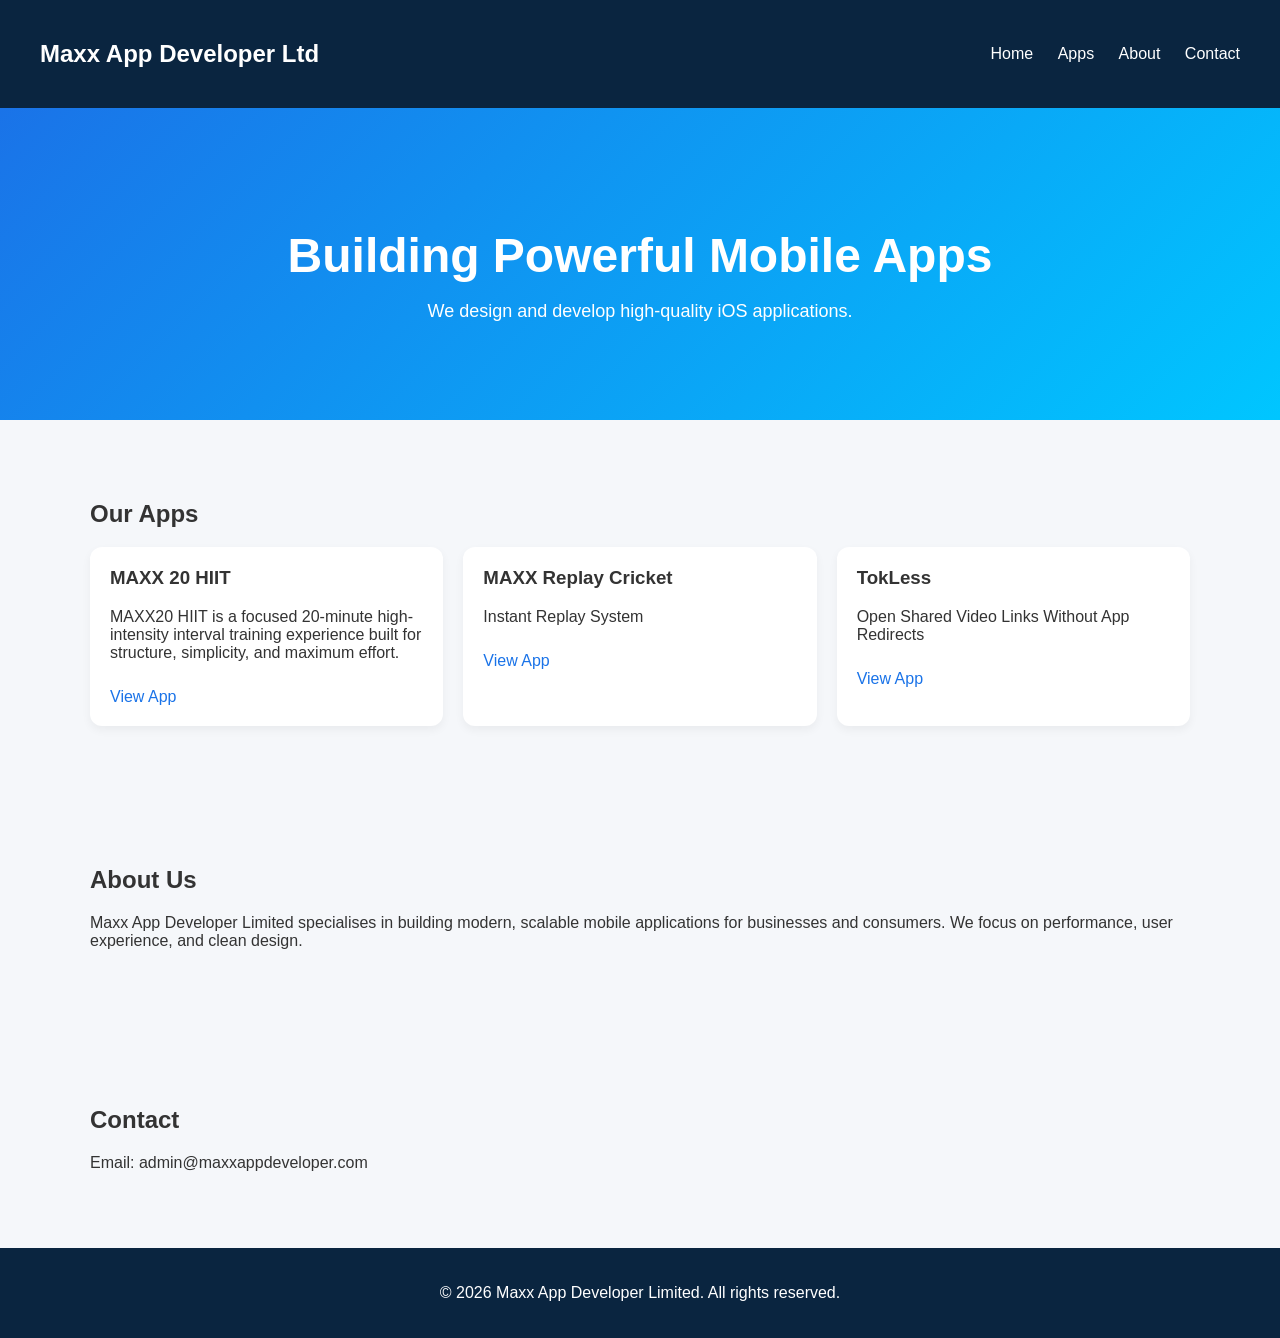
<file: index.html>
<!DOCTYPE html>
<html lang="en">
<head>
  <meta charset="UTF-8">
  <meta name="viewport" content="width=device-width, initial-scale=1.0">
  <title>Maxx App Developer Limited</title>
  <style>
    body {
      margin: 0;
      font-family: Arial, sans-serif;
      background: #f5f7fa;
      color: #333;
    }
    header {
      background: #0a2540;
      color: white;
      padding: 20px 40px;
      display: flex;
      justify-content: space-between;
      align-items: center;
    }
    nav a {
      color: white;
      margin-left: 20px;
      text-decoration: none;
    }
    .hero {
      padding: 80px 40px;
      text-align: center;
      background: linear-gradient(135deg, #1a73e8, #00c6ff);
      color: white;
    }
    .hero h1 {
      font-size: 48px;
      margin-bottom: 10px;
    }
    .hero p {
      font-size: 18px;
    }
    .section {
      padding: 60px 40px;
      max-width: 1100px;
      margin: auto;
    }
    .apps {
      display: grid;
      grid-template-columns: repeat(auto-fit, minmax(250px, 1fr));
      gap: 20px;
    }
    .app-card {
      background: white;
      padding: 20px;
      border-radius: 12px;
      box-shadow: 0 4px 10px rgba(0,0,0,0.05);
    }
    .app-card h3 {
      margin-top: 0;
    }
    .app-card a {
      display: inline-block;
      margin-top: 10px;
      color: #1a73e8;
      text-decoration: none;
    }
    footer {
      background: #0a2540;
      color: white;
      text-align: center;
      padding: 20px;
    }
  </style>
</head>
<body>

<header>
  <h2>Maxx App Developer Ltd</h2>
  <nav>
    <a href="#">Home</a>
    <a href="#apps">Apps</a>
    <a href="#about">About</a>
    <a href="#contact">Contact</a>
  </nav>
</header>

<section class="hero">
  <h1>Building Powerful Mobile Apps</h1>
  <p>We design and develop high-quality iOS applications.</p>
</section>

<section id="apps" class="section">
  <h2>Our Apps</h2>
  <div class="apps">

    <div class="app-card">
      <h3>MAXX 20 HIIT</h3>
      <p>MAXX20 HIIT is a focused 20-minute high-intensity interval training experience built for structure, simplicity, and maximum effort.</p>
      <a href="./apps/maxx20/" target="_blank">View App</a>
    </div>

    <div class="app-card">
      <h3>MAXX Replay Cricket</h3>
      <p>Instant Replay System</p>
      <a href="./apps/maxxreplay/" target="_blank">View App</a>
    </div>

    <div class="app-card">
      <h3>TokLess</h3>
      <p>Open Shared Video Links Without App Redirects</p>
      <a href="https://acully94.github.io/TokLess/index.html" target="_blank">View App</a>
    </div>

  </div>
</section>

<section id="about" class="section">
  <h2>About Us</h2>
  <p>Maxx App Developer Limited specialises in building modern, scalable mobile applications for businesses and consumers. We focus on performance, user experience, and clean design.</p>
</section>

<section id="contact" class="section">
  <h2>Contact</h2>
  <p>Email: admin@maxxappdeveloper.com</p>
</section>

<footer>
  <p>&copy; 2026 Maxx App Developer Limited. All rights reserved.</p>
</footer>

</body>
</html>
</file>
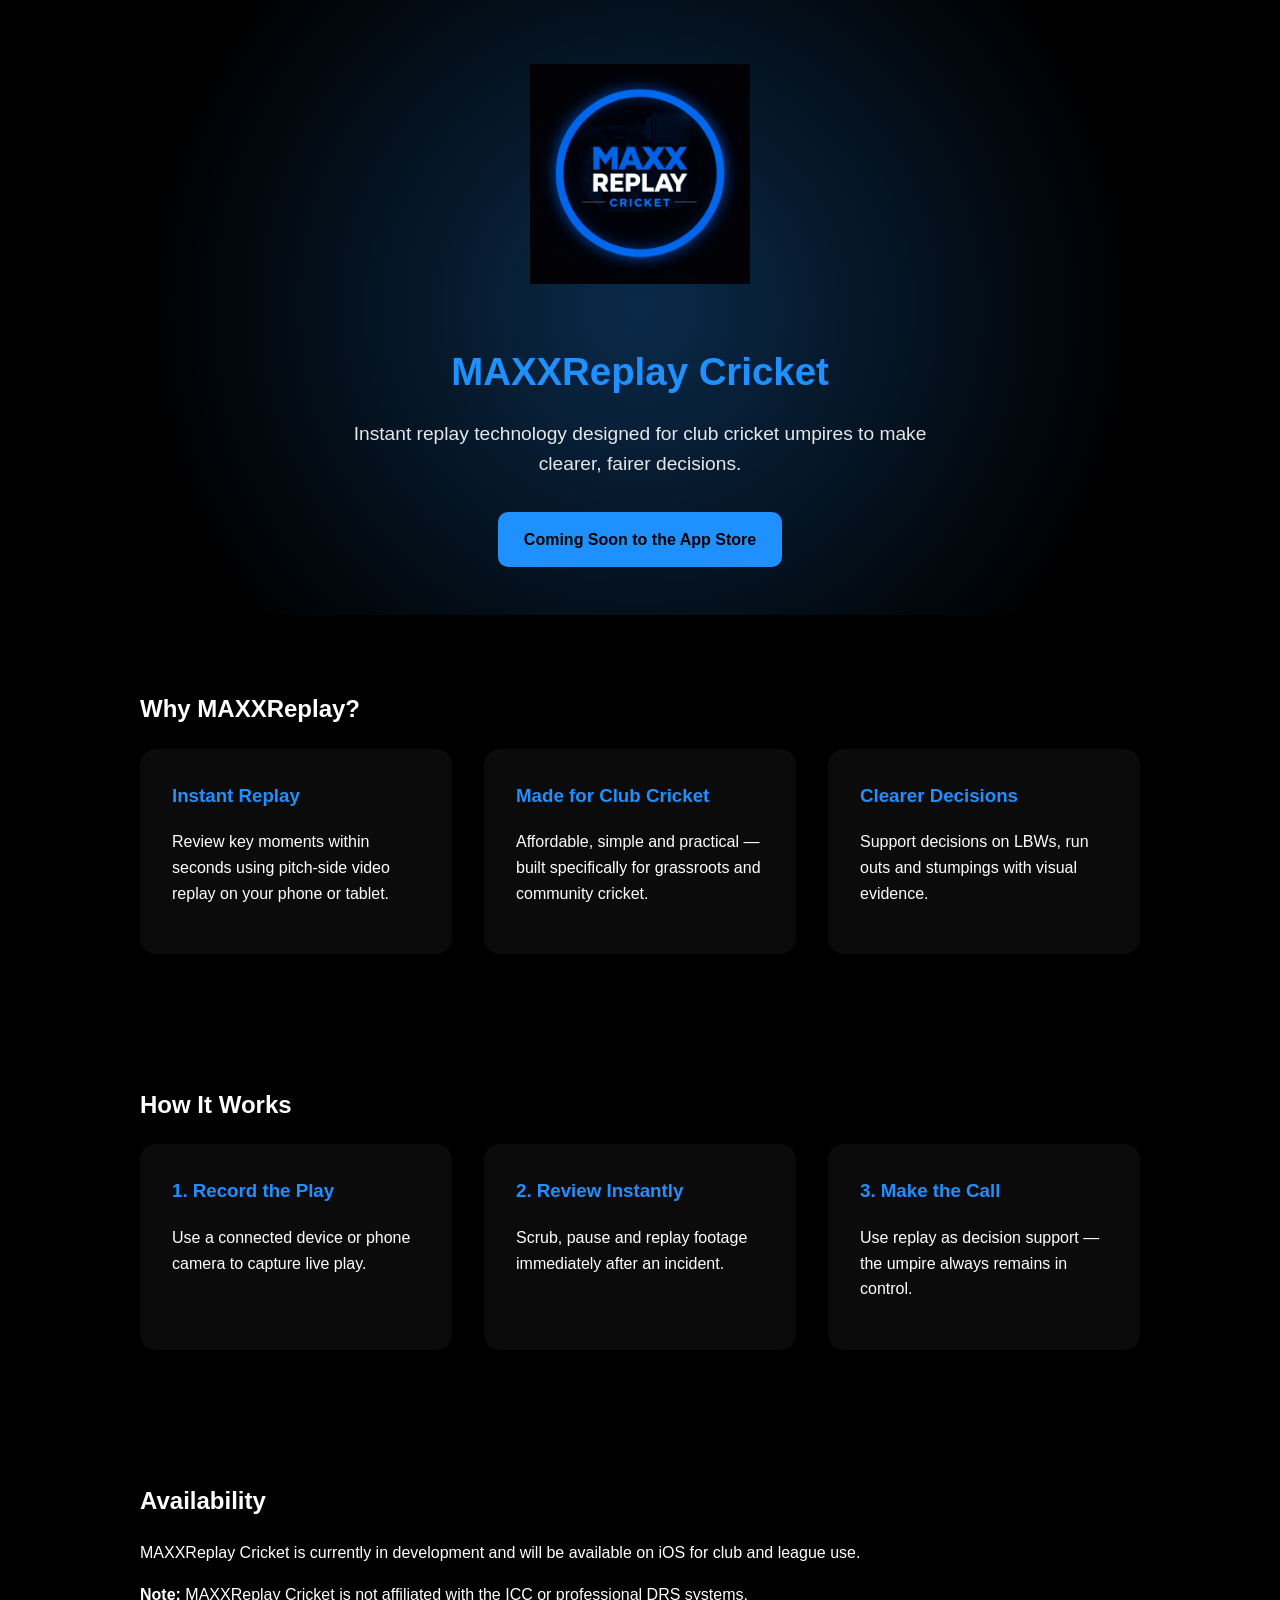
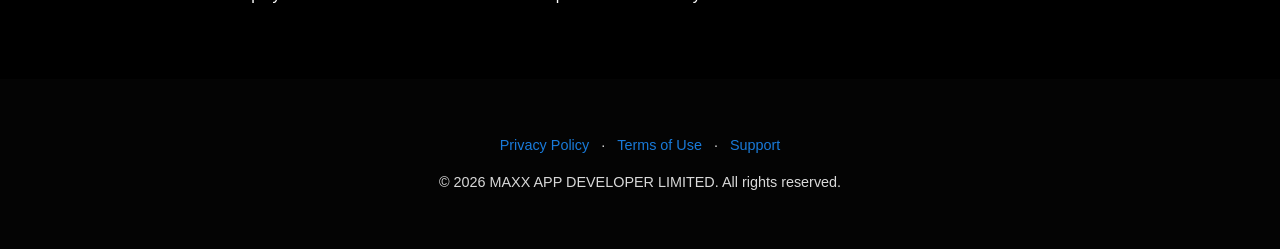
<file: apps/maxxreplay/index.html>
<!DOCTYPE html>
<html lang="en">
<head>
  <meta charset="UTF-8" />
  <meta name="viewport" content="width=device-width, initial-scale=1.0" />
  <title>MAXXReplay Cricket – Instant Replay for Club Umpires</title>
  <meta name="description" content="MAXXReplay Cricket provides instant video replay for club cricket umpires to review LBWs, run outs and stumpings." />
  <meta name="apple-itunes-app" content="app-id=YOUR_APP_ID" />
  <style>
    body {
      margin: 0;
      font-family: -apple-system, BlinkMacSystemFont, "Segoe UI", Roboto, Helvetica, Arial, sans-serif;
      background: #000;
      color: #fff;
      line-height: 1.6;
    }
    header {
      text-align: center;
      padding: 4rem 1.5rem 3rem;
      background: radial-gradient(circle at center, #0a2a4a 0%, #000 70%);
    }
    header img {
      max-width: 220px;
      margin-bottom: 1.5rem;
    }
    h1 {
      font-size: 2.4rem;
      margin-bottom: 1rem;
      color: #1e90ff;
    }
    .tagline {
      font-size: 1.2rem;
      max-width: 600px;
      margin: 0 auto 2rem;
      opacity: 0.9;
    }
    .cta {
      display: inline-block;
      padding: 0.9rem 1.6rem;
      border-radius: 10px;
      background: #1e90ff;
      color: #000;
      font-weight: 600;
      text-decoration: none;
    }
    section {
      padding: 3.5rem 1.5rem;
      max-width: 1000px;
      margin: 0 auto;
    }
    .features {
      display: grid;
      grid-template-columns: repeat(auto-fit, minmax(240px, 1fr));
      gap: 2rem;
    }
    .card {
      background: #0b0b0b;
      border-radius: 16px;
      padding: 2rem;
      box-shadow: 0 10px 30px rgba(0,0,0,0.5);
    }
    .card h3 {
      color: #1e90ff;
      margin-top: 0;
    }
    footer {
      background: #050505;
      padding: 2.5rem 1.5rem;
      text-align: center;
      font-size: 0.9rem;
      opacity: 0.85;
    }
    footer a {
      color: #1e90ff;
      text-decoration: none;
      margin: 0 0.5rem;
    }
  </style>
</head>
<body>

<header>
  <!-- Replace src with your final logo -->
  <img src="logo.png" alt="MAXXReplay Cricket Logo" />
  <h1>MAXXReplay Cricket</h1>
  <p class="tagline">Instant replay technology designed for club cricket umpires to make clearer, fairer decisions.</p>
  <a class="cta" href="#download">Coming Soon to the App Store</a>
</header>

<section>
  <h2>Why MAXXReplay?</h2>
  <div class="features">
    <div class="card">
      <h3>Instant Replay</h3>
      <p>Review key moments within seconds using pitch‑side video replay on your phone or tablet.</p>
    </div>
    <div class="card">
      <h3>Made for Club Cricket</h3>
      <p>Affordable, simple and practical — built specifically for grassroots and community cricket.</p>
    </div>
    <div class="card">
      <h3>Clearer Decisions</h3>
      <p>Support decisions on LBWs, run outs and stumpings with visual evidence.</p>
    </div>
  </div>
</section>

<section>
  <h2>How It Works</h2>
  <div class="features">
    <div class="card">
      <h3>1. Record the Play</h3>
      <p>Use a connected device or phone camera to capture live play.</p>
    </div>
    <div class="card">
      <h3>2. Review Instantly</h3>
      <p>Scrub, pause and replay footage immediately after an incident.</p>
    </div>
    <div class="card">
      <h3>3. Make the Call</h3>
      <p>Use replay as decision support — the umpire always remains in control.</p>
    </div>
  </div>
</section>

<section id="download">
  <h2>Availability</h2>
  <p>MAXXReplay Cricket is currently in development and will be available on iOS for club and league use.</p>
  <p><strong>Note:</strong> MAXXReplay Cricket is not affiliated with the ICC or professional DRS systems.</p>
</section>

<footer>
  <p>
    <a href="privacy.html">Privacy Policy</a> ·
    <a href="terms.html">Terms of Use</a> ·
    <a href="mailto:admin@maxxappdeveloper.com">Support</a>
  </p>
  <p>© 2026 MAXX APP DEVELOPER LIMITED. All rights reserved.</p>
</footer>

</body>
</html>
</file>
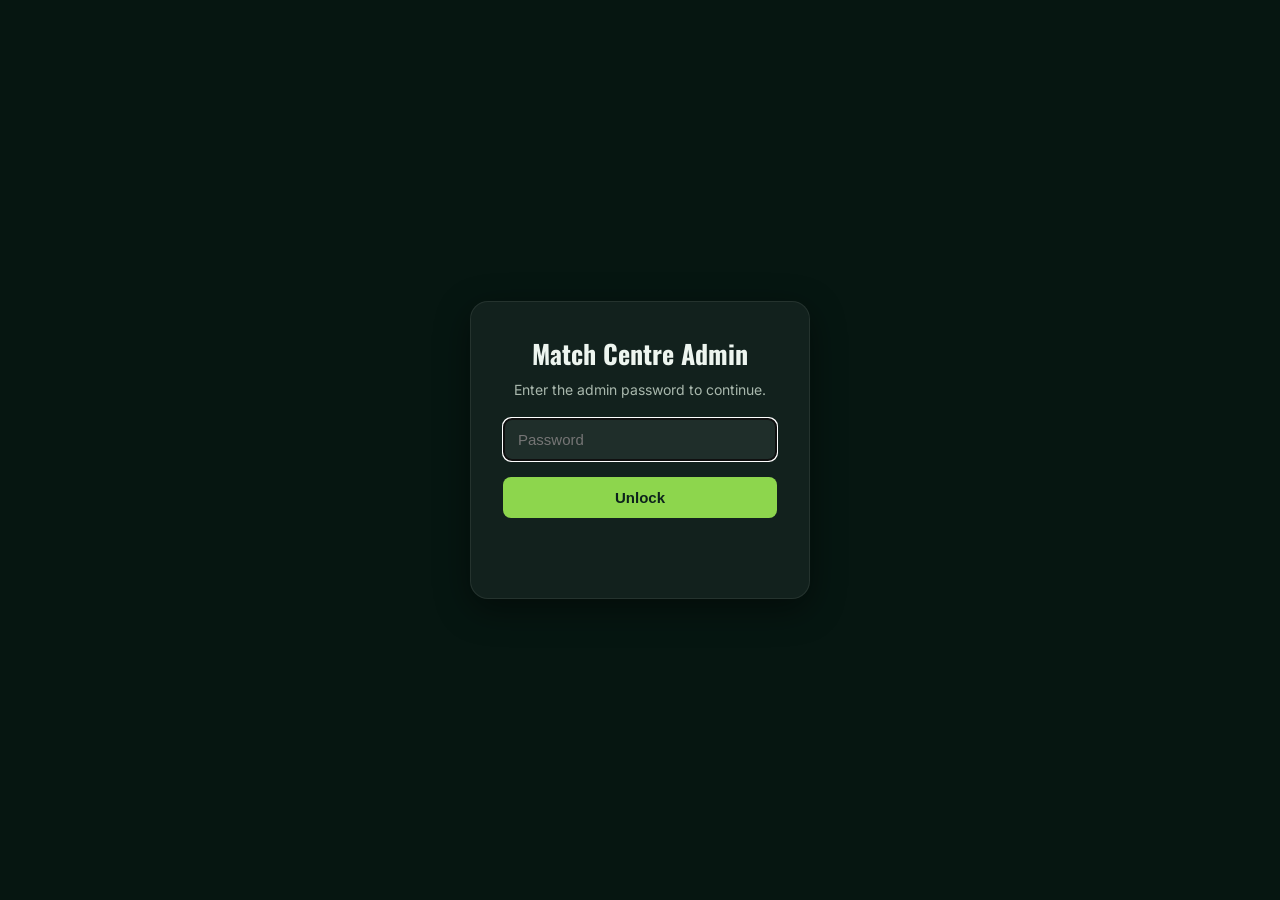
<file: apps/ACC/admin.html>
<!DOCTYPE html>
<html lang="en">

<head>

<meta charset="UTF-8">
<meta name="viewport" content="width=device-width, initial-scale=1.0">

<title>Ashtead Match Centre — Admin</title>

<link rel="preconnect" href="https://fonts.googleapis.com">
<link rel="preconnect" href="https://fonts.gstatic.com" crossorigin>

<link href="https://fonts.googleapis.com/css2?family=Inter:wght@400;500;600;700;800&family=Oswald:wght@400;500;600;700&display=swap" rel="stylesheet">

<link rel="stylesheet" href="styles.css">

</head>

<body class="admin-body">

<div id="authGate" class="auth-gate">
    <form id="authForm" class="auth-form">
        <h1>Match Centre Admin</h1>
        <p>Enter the admin password to continue.</p>
        <input id="authPassword" type="password" placeholder="Password" autocomplete="current-password" autofocus>
        <button type="submit">Unlock</button>
        <p id="authError" class="auth-error"></p>
    </form>
</div>

<div id="adminPage" class="admin-page">

    <header class="admin-header">
        <h1>Match Centre Admin</h1>
        <button id="lockButton" type="button" class="admin-link admin-lock-button">Lock</button>
    </header>

    <p class="admin-note">
        Settings save to the Match Centre server, so they apply everywhere —
        update them here from your phone or laptop and they'll appear on
        the TV automatically within 30 seconds, no need to be on the same
        device.
    </p>

    <section class="admin-section">
        <h2>Live Scores (Play-Cricket)</h2>
        <p class="admin-hint">
            Add a Play-Cricket Match ID to any of the 4 slots to pull live
            scores automatically every 5 seconds. A slot with no Match ID
            will just show its team name until one is added.
        </p>
    </section>

    <details class="admin-section admin-advanced">
        <summary>Advanced: Match Centre server URL</summary>
        <p class="admin-hint">
            Only needed if you've redeployed the Cloudflare Worker to a new
            address — leave this blank to use the default one. This setting
            is local to this browser only (unlike everything else on this
            page, which is shared).
        </p>
        <div class="admin-grid">
            <label>Match Centre Server URL
                <input id="scorecardProxyUrl" type="text" placeholder="https://ashtead-scorecard-proxy.aculhane94.workers.dev">
            </label>
        </div>
    </details>

    <section class="admin-section">
        <h2>Featured Match</h2>
        <p class="admin-hint">
            Pick which of the 4 fixture slots below gets the big featured
            panel. If that match is being live streamed on YouTube, turn
            the toggle on and paste in the video ID (the part after
            "v=" or "youtu.be/" in the video's link) — the Match Centre
            will show the video and hide its own score/batting overlay.
            Turn it off to show the live scorecard details instead.
        </p>
        <div class="admin-grid">
            <label>Featured Slot
                <select id="featuredSlotSelect">
                    <option value="slot1">Slot 1</option>
                    <option value="slot2">Slot 2</option>
                    <option value="slot3">Slot 3</option>
                    <option value="slot4">Slot 4</option>
                </select>
            </label>
            <label class="admin-checkbox-label">
                <input id="featuredIsLiveStream" type="checkbox">
                This match is live streamed
            </label>
            <label>YouTube Video ID
                <input id="youtubeUrl" type="text" placeholder="e.g. gnf8aO23A68">
            </label>
        </div>
    </section>

    <section class="admin-section">
        <h2>Slot 1</h2>
        <div class="admin-grid">
            <label>Team Name
                <input id="slot1TeamName" type="text">
            </label>
            <label>Opponent
                <input id="slot1Opponent" type="text">
            </label>
            <label>Play-Cricket Match ID
                <input id="slot1MatchId" type="text">
            </label>
            <label>Fixture Type Label
                <input id="slot1FixtureType" type="text">
            </label>
        </div>
    </section>

    <section class="admin-section">
        <h2>Slot 2</h2>
        <div class="admin-grid">
            <label>Team Name
                <input id="slot2TeamName" type="text">
            </label>
            <label>Opponent
                <input id="slot2Opponent" type="text">
            </label>
            <label>Play-Cricket Match ID
                <input id="slot2MatchId" type="text">
            </label>
            <label>Fixture Type Label
                <input id="slot2FixtureType" type="text">
            </label>
        </div>
    </section>

    <section class="admin-section">
        <h2>Slot 3</h2>
        <div class="admin-grid">
            <label>Team Name
                <input id="slot3TeamName" type="text">
            </label>
            <label>Opponent
                <input id="slot3Opponent" type="text">
            </label>
            <label>Play-Cricket Match ID
                <input id="slot3MatchId" type="text">
            </label>
            <label>Fixture Type Label
                <input id="slot3FixtureType" type="text">
            </label>
        </div>
    </section>

    <section class="admin-section">
        <h2>Slot 4</h2>
        <div class="admin-grid">
            <label>Team Name
                <input id="slot4TeamName" type="text">
            </label>
            <label>Opponent
                <input id="slot4Opponent" type="text">
            </label>
            <label>Play-Cricket Match ID
                <input id="slot4MatchId" type="text">
            </label>
            <label>Fixture Type Label
                <input id="slot4FixtureType" type="text">
            </label>
        </div>
    </section>

    <section class="admin-section">
        <h2>Club News</h2>
        <p class="admin-hint">
            Shown one at a time, slideshow-style, across the bottom of the
            Match Centre. One message per line.
        </p>
        <div class="admin-grid">
            <label>Club Announcements (one per line)
                <textarea id="clubAnnouncements" rows="4" placeholder="Bar open all day&#10;BBQ from 12:30&#10;Junior training Sunday 9:30"></textarea>
            </label>
        </div>
    </section>

    <section class="admin-section">
        <h2>Club Sponsors</h2>
        <p class="admin-hint">
            Shown one at a time, slideshow-style — upload one or more
            images and set how many seconds each one displays before
            moving to the next. Leave empty to hide the sponsor panel
            entirely (club news will take the full width instead).
            Uploaded images are stored on the Match Centre server, so keep
            them reasonably small (a few hundred KB each).
        </p>
        <div class="sponsor-manager">
            <div id="sponsorList" class="sponsor-list"></div>
            <label class="admin-upload-label">
                + Add Sponsor Image(s)
                <input id="sponsorFileInput" type="file" accept="image/*" multiple hidden>
            </label>
        </div>
    </section>

    <div class="admin-actions">
        <button id="saveButton" type="button">Save Settings</button>
        <a class="admin-link" href="tv.html" target="_blank">Open Match Centre &rarr;</a>
        <span id="statusMessage" class="admin-status"></span>
    </div>

</div>

<script src="admin.js"></script>

</body>

</html>
</file>
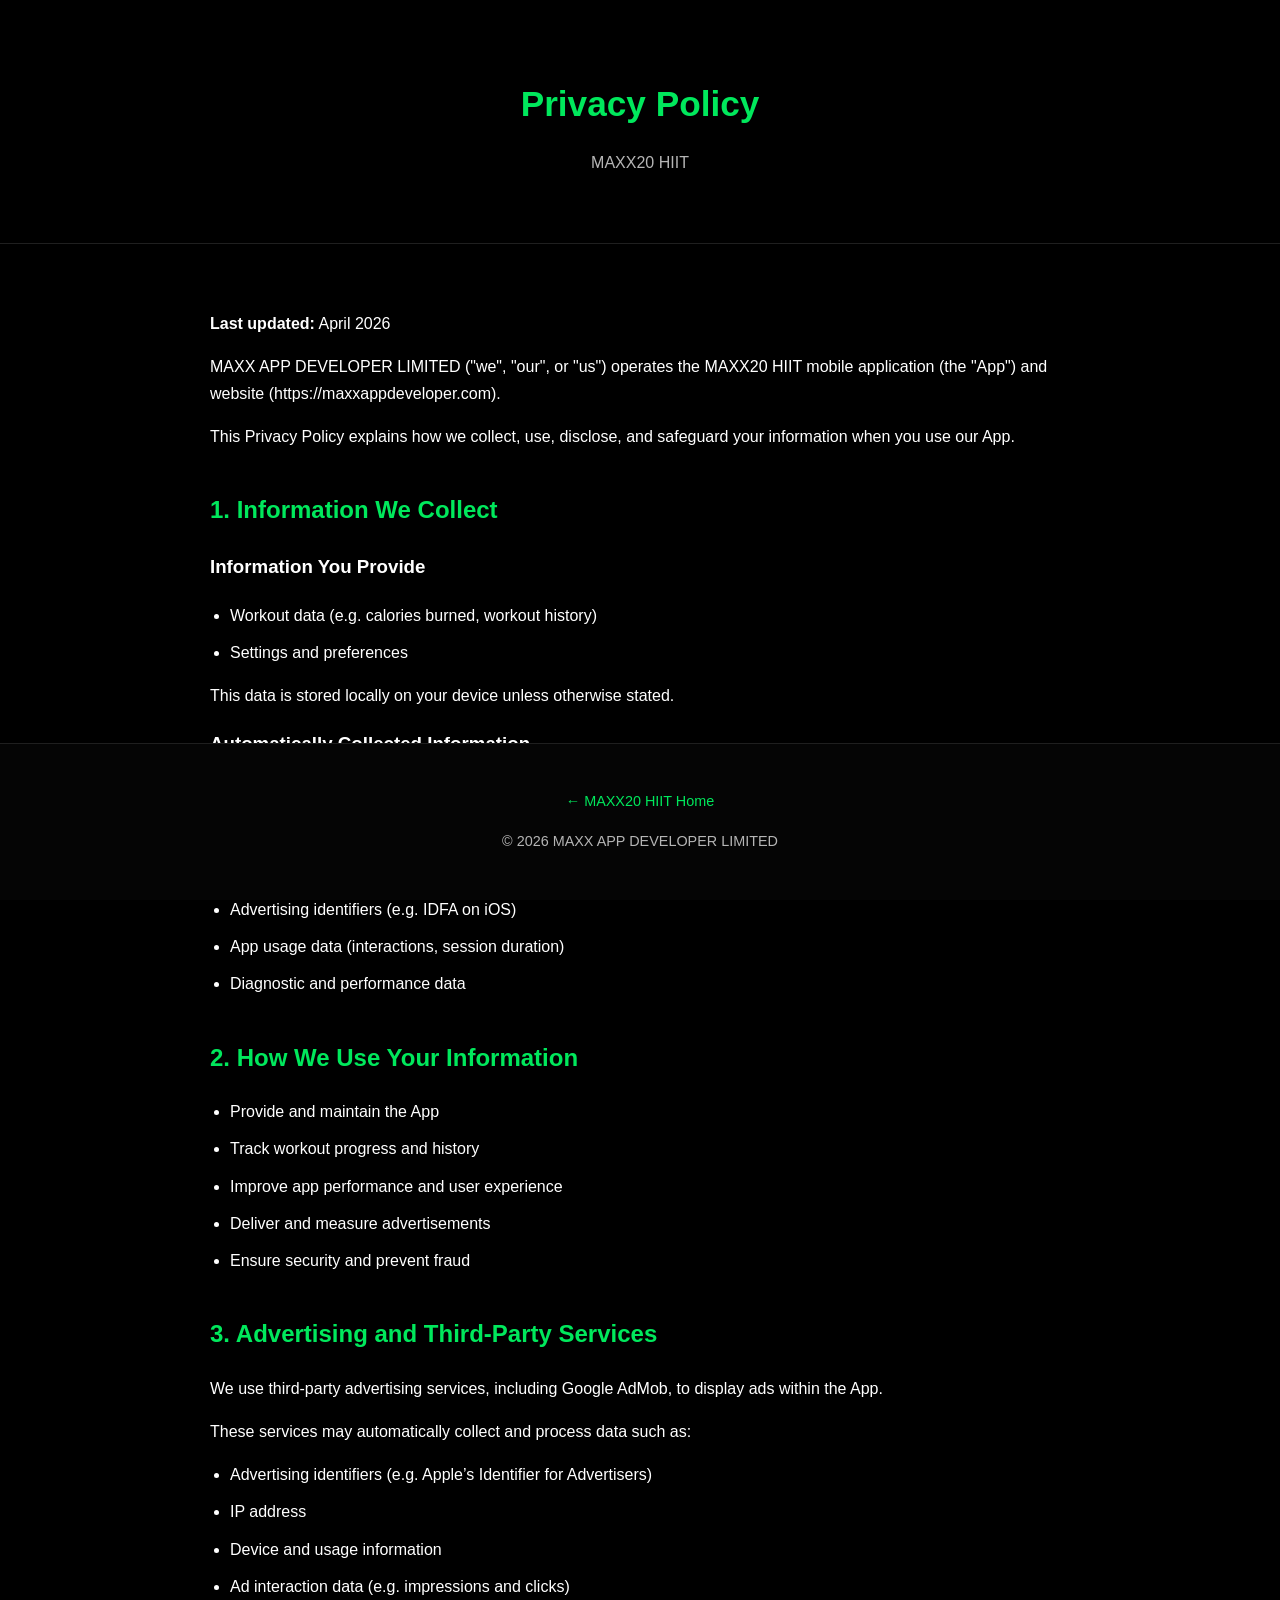
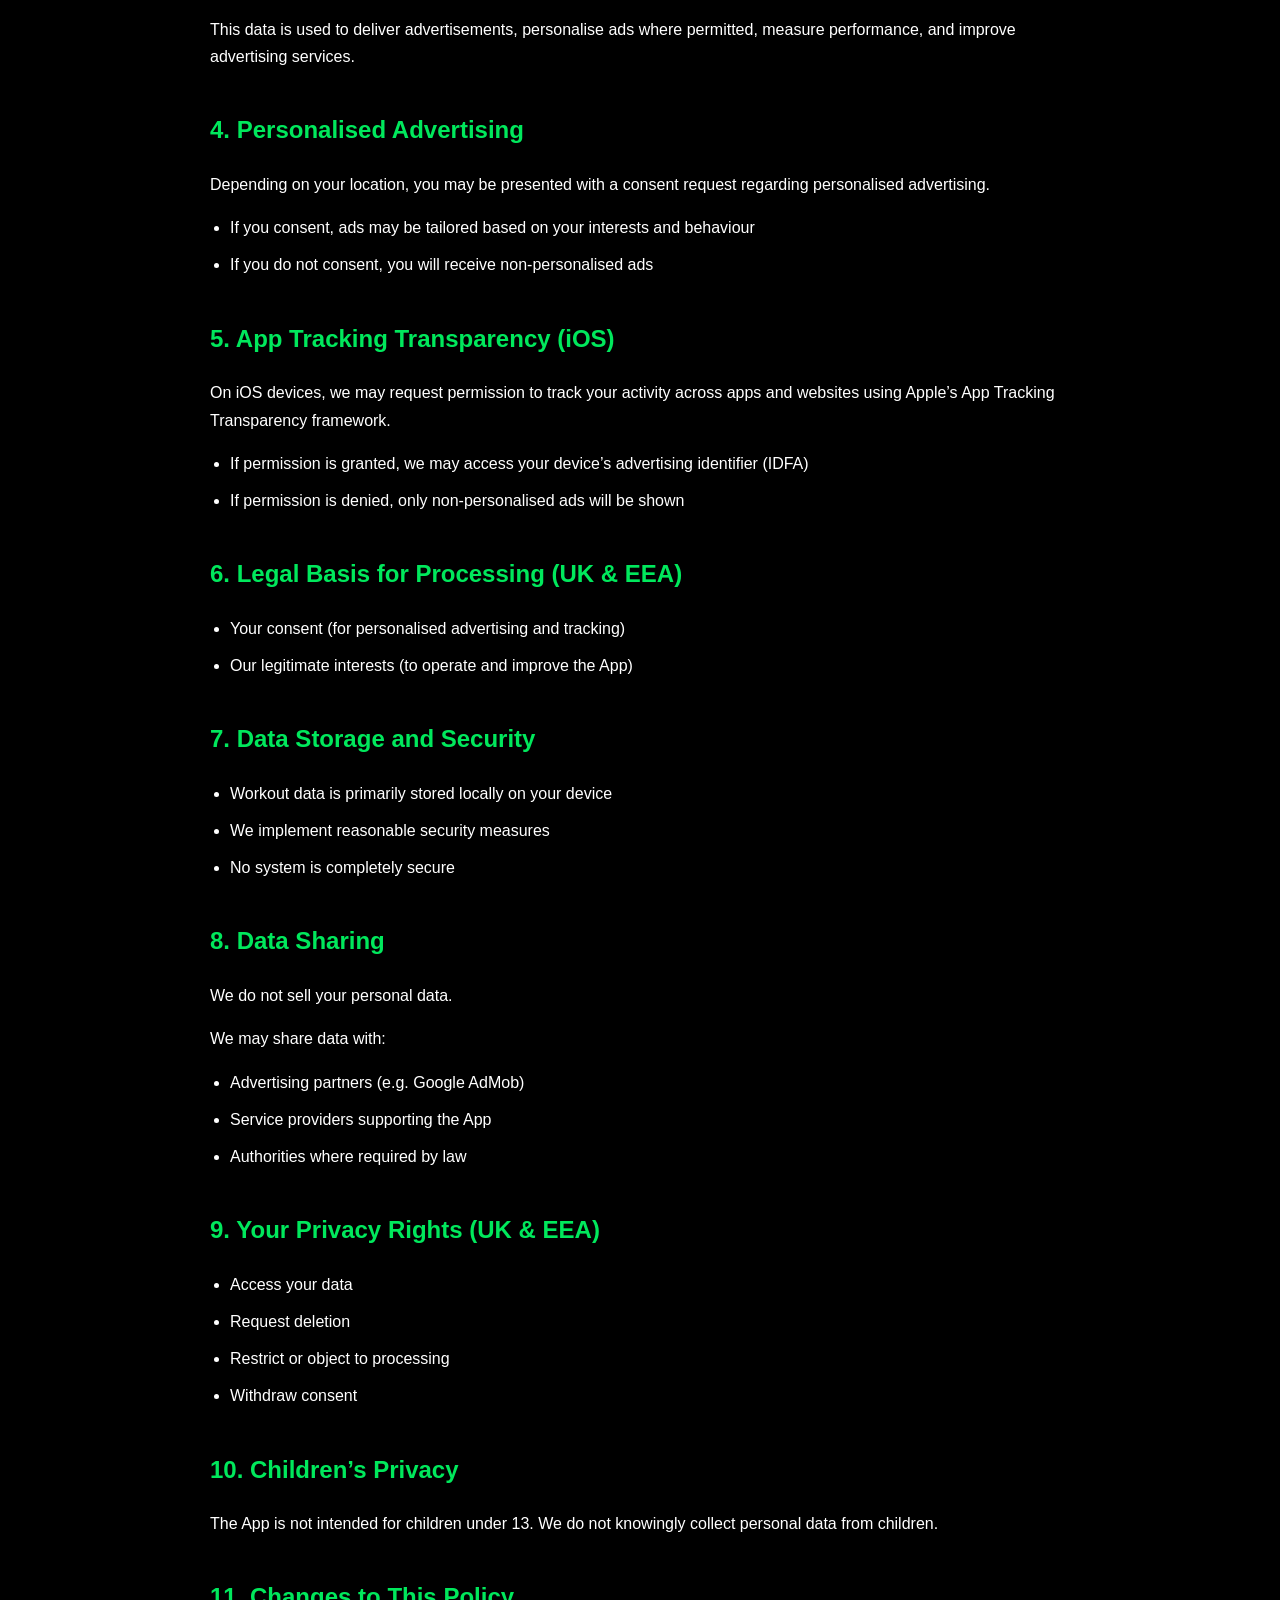
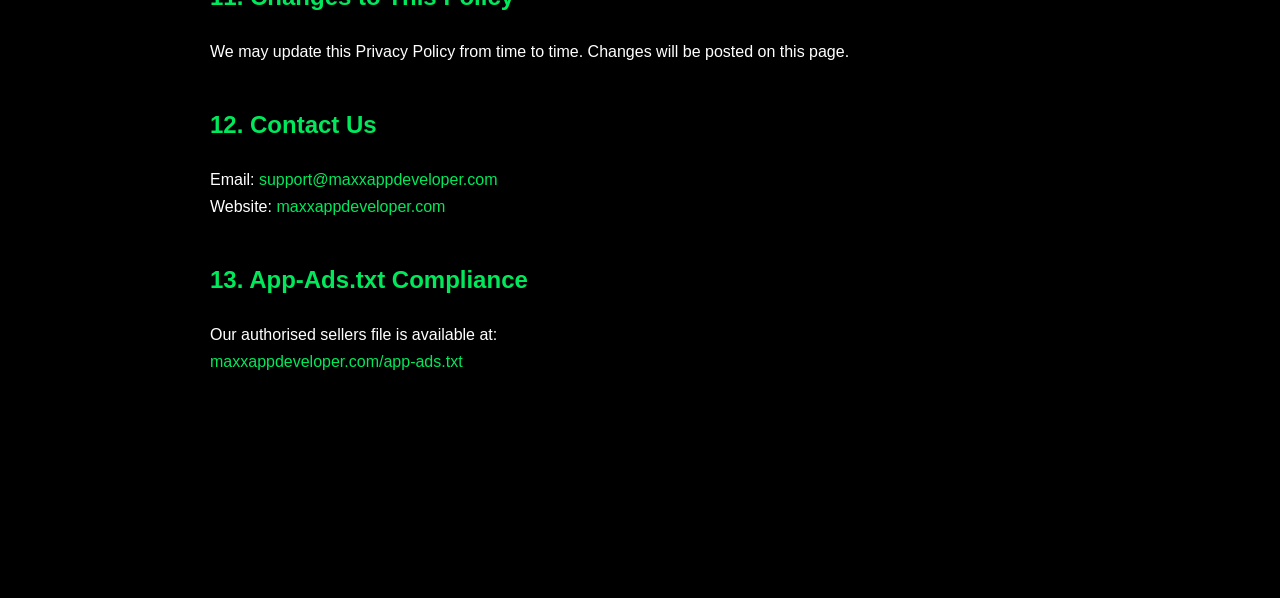
<file: apps/maxx20/privacy.html>
<!DOCTYPE html>
<html lang="en">
<head>
  <meta charset="UTF-8" />
  <meta name="viewport" content="width=device-width, initial-scale=1.0" />
  <title>Privacy Policy – MAXX20 HIIT</title>

  <meta name="description" content="Privacy Policy for the MAXX20 HIIT mobile application." />

  <style>
    :root {
      --bg: #000000;
      --green: #00E85C;
      --text: #ffffff;
      --muted: #b5b5b5;
      --border: #1f1f1f;
    }

    * {
      box-sizing: border-box;
      font-family: -apple-system, BlinkMacSystemFont, "Segoe UI", Roboto, Helvetica, Arial, sans-serif;
    }

    body {
      margin: 0;
      background-color: var(--bg);
      color: var(--text);
      line-height: 1.7;
    }

    header {
      padding: 50px 20px;
      text-align: center;
      border-bottom: 1px solid var(--border);
    }

    header h1 {
      color: var(--green);
      margin-bottom: 10px;
      font-size: 2.2rem;
    }

    header p {
      color: var(--muted);
      font-size: 1rem;
    }

    main {
      max-width: 900px;
      margin: auto;
      padding: 50px 20px;
    }

    h2 {
      color: var(--green);
      margin-top: 40px;
    }

    p {
      margin-bottom: 16px;
    }

    ul {
      padding-left: 20px;
    }

    li {
      margin-bottom: 10px;
    }

    footer {
      border-top: 1px solid var(--border);
      padding: 30px 20px;
      text-align: center;
      color: var(--muted);
      font-size: 0.9rem;
    }

    a {
      color: var(--green);
      text-decoration: none;
    }

    a:hover {
      text-decoration: underline;
    }
  </style>
</head>

<body>

  <header>
    <h1>Privacy Policy</h1>
    <p>MAXX20 HIIT</p>
  </header>

  <main>

    <p><strong>Last updated:</strong> April 2026</p>

    <p>
      MAXX APP DEVELOPER LIMITED ("we", "our", or "us") operates the MAXX20 HIIT mobile application (the "App") and website (https://maxxappdeveloper.com).
    </p>

    <p>
      This Privacy Policy explains how we collect, use, disclose, and safeguard your information when you use our App.
    </p>

    <h2>1. Information We Collect</h2>

    <h3>Information You Provide</h3>
    <ul>
      <li>Workout data (e.g. calories burned, workout history)</li>
      <li>Settings and preferences</li>
    </ul>
    <p>This data is stored locally on your device unless otherwise stated.</p>

    <h3>Automatically Collected Information</h3>
    <p>When you use the App, we and our third-party partners may automatically collect:</p>
    <ul>
      <li>Device information (model, operating system, device type)</li>
      <li>IP address</li>
      <li>Advertising identifiers (e.g. IDFA on iOS)</li>
      <li>App usage data (interactions, session duration)</li>
      <li>Diagnostic and performance data</li>
    </ul>

    <h2>2. How We Use Your Information</h2>
    <ul>
      <li>Provide and maintain the App</li>
      <li>Track workout progress and history</li>
      <li>Improve app performance and user experience</li>
      <li>Deliver and measure advertisements</li>
      <li>Ensure security and prevent fraud</li>
    </ul>

    <h2>3. Advertising and Third-Party Services</h2>
    <p>
      We use third-party advertising services, including Google AdMob, to display ads within the App.
    </p>
    <p>These services may automatically collect and process data such as:</p>
    <ul>
      <li>Advertising identifiers (e.g. Apple’s Identifier for Advertisers)</li>
      <li>IP address</li>
      <li>Device and usage information</li>
      <li>Ad interaction data (e.g. impressions and clicks)</li>
    </ul>
    <p>This data is used to deliver advertisements, personalise ads where permitted, measure performance, and improve advertising services.</p>

    <h2>4. Personalised Advertising</h2>
    <p>
      Depending on your location, you may be presented with a consent request regarding personalised advertising.
    </p>
    <ul>
      <li>If you consent, ads may be tailored based on your interests and behaviour</li>
      <li>If you do not consent, you will receive non-personalised ads</li>
    </ul>

    <h2>5. App Tracking Transparency (iOS)</h2>
    <p>
      On iOS devices, we may request permission to track your activity across apps and websites using Apple’s App Tracking Transparency framework.
    </p>
    <ul>
      <li>If permission is granted, we may access your device’s advertising identifier (IDFA)</li>
      <li>If permission is denied, only non-personalised ads will be shown</li>
    </ul>

    <h2>6. Legal Basis for Processing (UK & EEA)</h2>
    <ul>
      <li>Your consent (for personalised advertising and tracking)</li>
      <li>Our legitimate interests (to operate and improve the App)</li>
    </ul>

    <h2>7. Data Storage and Security</h2>
    <ul>
      <li>Workout data is primarily stored locally on your device</li>
      <li>We implement reasonable security measures</li>
      <li>No system is completely secure</li>
    </ul>

    <h2>8. Data Sharing</h2>
    <p>We do not sell your personal data.</p>
    <p>We may share data with:</p>
    <ul>
      <li>Advertising partners (e.g. Google AdMob)</li>
      <li>Service providers supporting the App</li>
      <li>Authorities where required by law</li>
    </ul>

    <h2>9. Your Privacy Rights (UK & EEA)</h2>
    <ul>
      <li>Access your data</li>
      <li>Request deletion</li>
      <li>Restrict or object to processing</li>
      <li>Withdraw consent</li>
    </ul>

    <h2>10. Children’s Privacy</h2>
    <p>
      The App is not intended for children under 13. We do not knowingly collect personal data from children.
    </p>

    <h2>11. Changes to This Policy</h2>
    <p>
      We may update this Privacy Policy from time to time. Changes will be posted on this page.
    </p>

    <h2>12. Contact Us</h2>
    <p>
      Email: <a href="mailto:support@maxxappdeveloper.com">support@maxxappdeveloper.com</a><br />
      Website: <a href="https://maxxappdeveloper.com">maxxappdeveloper.com</a>
    </p>

    <h2>13. App-Ads.txt Compliance</h2>
    <p>
      Our authorised sellers file is available at:<br />
      <a href="https://maxxappdeveloper.com/app-ads.txt">maxxappdeveloper.com/app-ads.txt</a>
    </p>

  </main>

  <footer style="position:sticky; bottom:0; background:#050505;">
    <p><a href="index.html">← MAXX20 HIIT Home</a></p>
    <p>© 2026 MAXX APP DEVELOPER LIMITED</p>
  </footer>

</body>
</html>
</file>
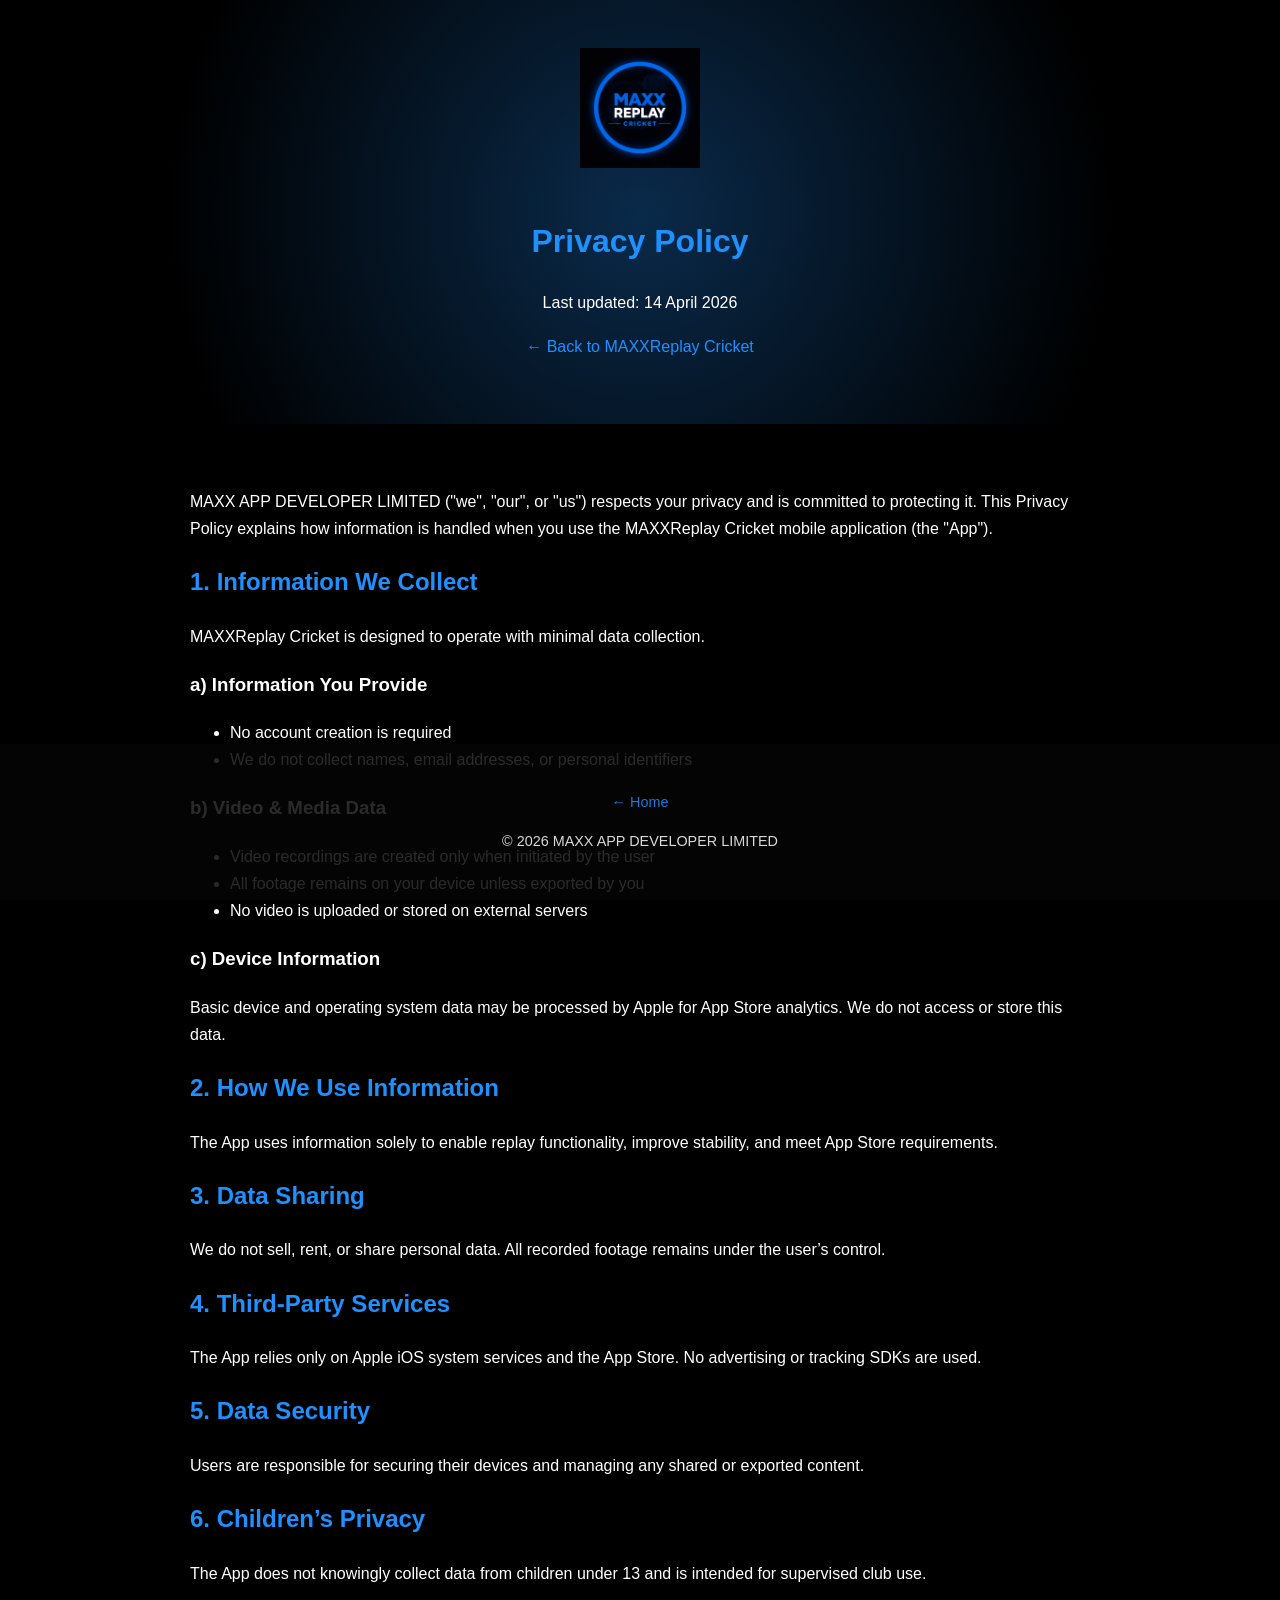
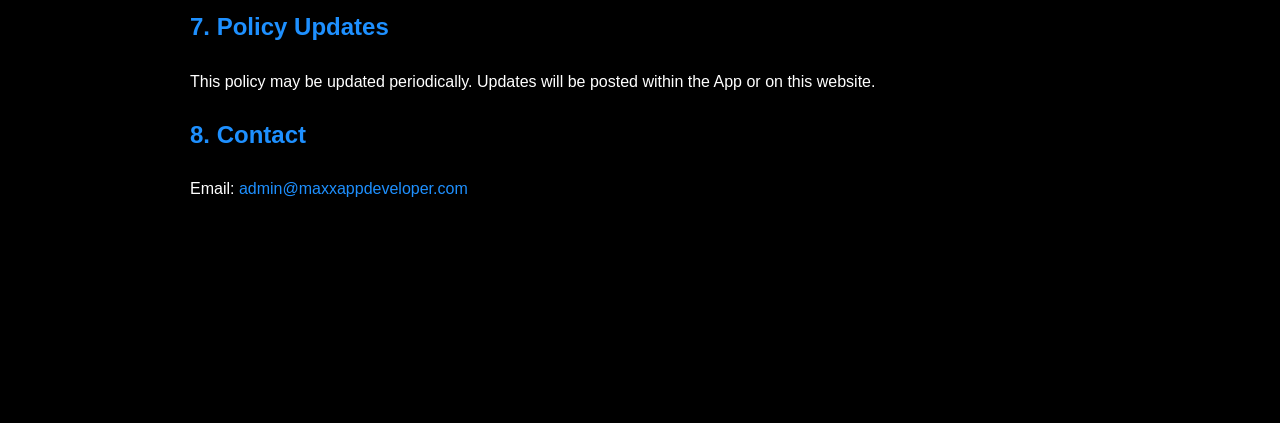
<file: apps/maxxreplay/privacy.html>
<!DOCTYPE html>
<html lang="en">
<head>
  <meta charset="UTF-8" />
  <meta name="viewport" content="width=device-width, initial-scale=1.0" />
  <title>Privacy Policy – MAXXReplay Cricket</title>
  <style>
    body {
      margin: 0;
      font-family: -apple-system, BlinkMacSystemFont, "Segoe UI", Roboto, Helvetica, Arial, sans-serif;
      background: #000;
      color: #fff;
      line-height: 1.7;
    }
    header {
      padding: 3rem 1.5rem;
      text-align: center;
      background: radial-gradient(circle at center, #0a2a4a 0%, #000 70%);
    }
    h1, h2 {
      color: #1e90ff;
    }
    main {
      max-width: 900px;
      margin: 0 auto;
      padding: 3rem 1.5rem;
    }
    footer {
      background: #050505;
      padding: 2rem 1.5rem;
      text-align: center;
      font-size: 0.9rem;
      opacity: 0.85;
    }
    a { color: #1e90ff; text-decoration: none; }
  </style>
</head>
<body>

<header>
  <img src="logo.png" alt="MAXXReplay Cricket Logo" style="max-width:120px; margin-bottom:1rem;" />
  <h1>Privacy Policy</h1>
  <p>Last updated: 14 April 2026</p>
  <p><a href="index.html">← Back to MAXXReplay Cricket</a></p>
</header>

<main>
  <p>MAXX APP DEVELOPER LIMITED ("we", "our", or "us") respects your privacy and is committed to protecting it. This Privacy Policy explains how information is handled when you use the MAXXReplay Cricket mobile application (the "App").</p>

  <h2>1. Information We Collect</h2>
  <p>MAXXReplay Cricket is designed to operate with minimal data collection.</p>

  <h3>a) Information You Provide</h3>
  <ul>
    <li>No account creation is required</li>
    <li>We do not collect names, email addresses, or personal identifiers</li>
  </ul>

  <h3>b) Video & Media Data</h3>
  <ul>
    <li>Video recordings are created only when initiated by the user</li>
    <li>All footage remains on your device unless exported by you</li>
    <li>No video is uploaded or stored on external servers</li>
  </ul>

  <h3>c) Device Information</h3>
  <p>Basic device and operating system data may be processed by Apple for App Store analytics. We do not access or store this data.</p>

  <h2>2. How We Use Information</h2>
  <p>The App uses information solely to enable replay functionality, improve stability, and meet App Store requirements.</p>

  <h2>3. Data Sharing</h2>
  <p>We do not sell, rent, or share personal data. All recorded footage remains under the user’s control.</p>

  <h2>4. Third-Party Services</h2>
  <p>The App relies only on Apple iOS system services and the App Store. No advertising or tracking SDKs are used.</p>

  <h2>5. Data Security</h2>
  <p>Users are responsible for securing their devices and managing any shared or exported content.</p>

  <h2>6. Children’s Privacy</h2>
  <p>The App does not knowingly collect data from children under 13 and is intended for supervised club use.</p>

  <h2>7. Policy Updates</h2>
  <p>This policy may be updated periodically. Updates will be posted within the App or on this website.</p>

  <h2>8. Contact</h2>
  <p>Email: <a href="mailto:admin@maxxappdeveloper.com">admin@maxxappdeveloper.com</a></p>
</main>

<footer style="position:sticky; bottom:0; background:#050505;">
  <p><a href="index.html">← Home</a></p>
  <p>© 2026 MAXX APP DEVELOPER LIMITED</p>
</footer>

</body>
</html>
</file>
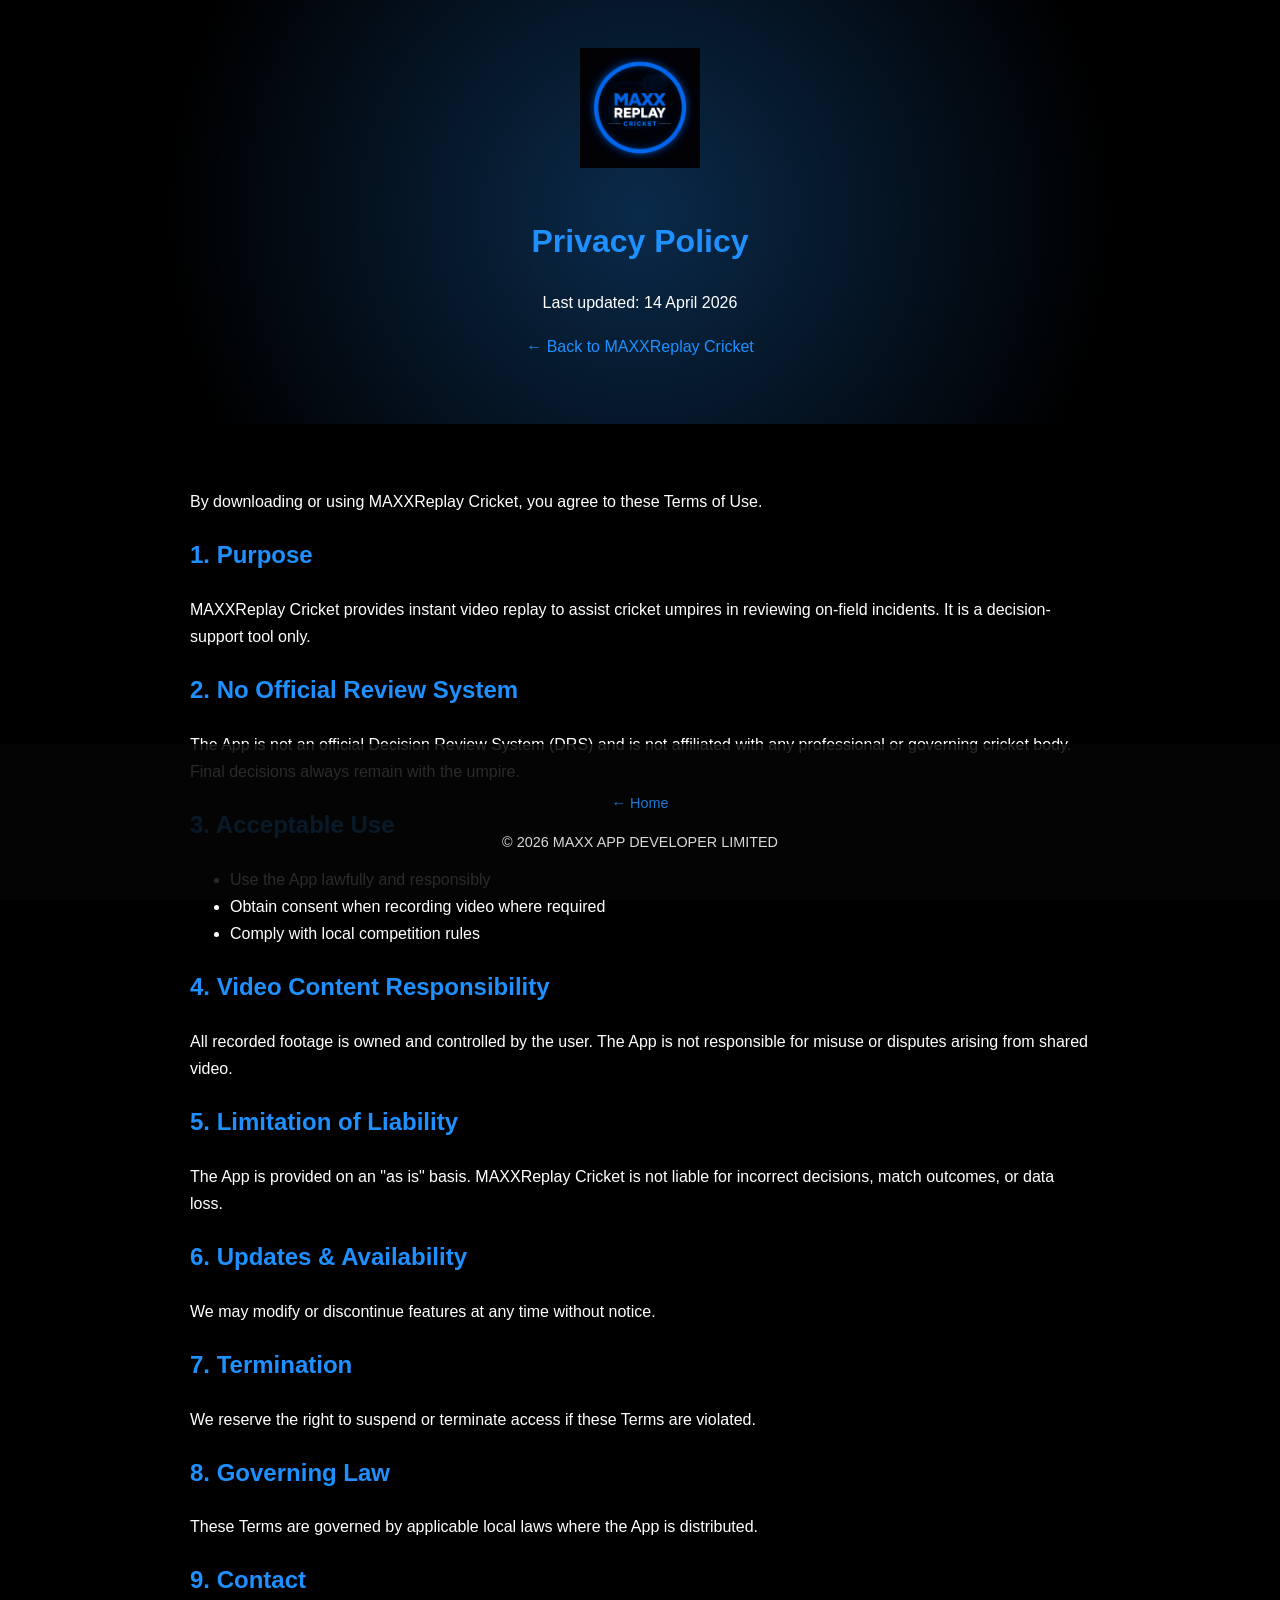
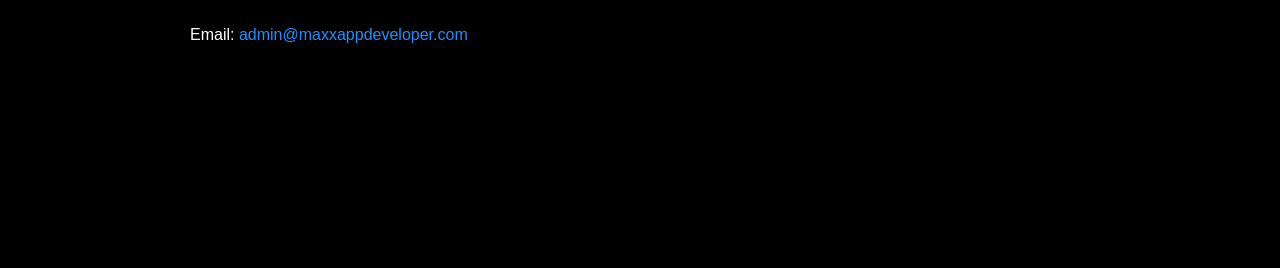
<file: apps/maxxreplay/terms.html>
<!DOCTYPE html>
<html lang="en">
<head>
  <meta charset="UTF-8" />
  <meta name="viewport" content="width=device-width, initial-scale=1.0" />
  <title>Terms of Use – MAXXReplay Cricket</title>
  <style>
    body {
      margin: 0;
      font-family: -apple-system, BlinkMacSystemFont, "Segoe UI", Roboto, Helvetica, Arial, sans-serif;
      background: #000;
      color: #fff;
      line-height: 1.7;
    }
    header {
      padding: 3rem 1.5rem;
      text-align: center;
      background: radial-gradient(circle at center, #0a2a4a 0%, #000 70%);
    }
    h1, h2 {
      color: #1e90ff;
    }
    main {
      max-width: 900px;
      margin: 0 auto;
      padding: 3rem 1.5rem;
    }
    footer {
      background: #050505;
      padding: 2rem 1.5rem;
      text-align: center;
      font-size: 0.9rem;
      opacity: 0.85;
    }
    a { color: #1e90ff; text-decoration: none; }
  </style>
</head>
<body>

<header>
  <img src="logo.png" alt="MAXXReplay Cricket Logo" style="max-width:120px; margin-bottom:1rem;" />
  <h1>Privacy Policy</h1>
  <p>Last updated: 14 April 2026</p>
  <p><a href="index.html">← Back to MAXXReplay Cricket</a></p>
</header>

<main>
  <p>By downloading or using MAXXReplay Cricket, you agree to these Terms of Use.</p>

  <h2>1. Purpose</h2>
  <p>MAXXReplay Cricket provides instant video replay to assist cricket umpires in reviewing on-field incidents. It is a decision-support tool only.</p>

  <h2>2. No Official Review System</h2>
  <p>The App is not an official Decision Review System (DRS) and is not affiliated with any professional or governing cricket body. Final decisions always remain with the umpire.</p>

  <h2>3. Acceptable Use</h2>
  <ul>
    <li>Use the App lawfully and responsibly</li>
    <li>Obtain consent when recording video where required</li>
    <li>Comply with local competition rules</li>
  </ul>

  <h2>4. Video Content Responsibility</h2>
  <p>All recorded footage is owned and controlled by the user. The App is not responsible for misuse or disputes arising from shared video.</p>

  <h2>5. Limitation of Liability</h2>
  <p>The App is provided on an "as is" basis. MAXXReplay Cricket is not liable for incorrect decisions, match outcomes, or data loss.</p>

  <h2>6. Updates & Availability</h2>
  <p>We may modify or discontinue features at any time without notice.</p>

  <h2>7. Termination</h2>
  <p>We reserve the right to suspend or terminate access if these Terms are violated.</p>

  <h2>8. Governing Law</h2>
  <p>These Terms are governed by applicable local laws where the App is distributed.</p>

  <h2>9. Contact</h2>
  <p>Email: <a href="mailto:admin@maxxappdeveloper.com">admin@maxxappdeveloper.com</a></p>
</main>

<footer style="position:sticky; bottom:0;">
  <p><a href="index.html">← Home</a></p>
  <p>© 2026 MAXX APP DEVELOPER LIMITED</p>
</footer>

</body>
</html>
</file>
<file: apps/ACC/styles.css>
/* ======================================================
   ASHTEAD MATCH CENTRE V4
   PART 1 - FOUNDATION / LAYOUT
====================================================== */

:root{

    --bg:#061611;
    --bg2:#0d221c;

    --panel:#0f2b22;
    --panel2:#14352a;

    --accent:#8dd64d;
    --accent-dark:#5ea22f;

    --white:#ffffff;
    --text:#edf5ef;
    --muted:#a9b8ad;

    --red:#d92d39;

    --border:rgba(255,255,255,.08);

    --radius:18px;

    --shadow:
        0 10px 35px rgba(0,0,0,.45);

}

/* ======================================================
RESET
====================================================== */

*{
    margin:0;
    padding:0;
    box-sizing:border-box;
}

html,
body{

    font-family:'Inter',sans-serif;

    color:var(--text);

}

/* ======================================================
TV CANVAS BODY (tv.html only)
====================================================== */

html.tv-page,
body.tv-page{

    width:100%;
    height:100%;

    overflow:hidden;

    background:#000;

}

body.tv-page{

    display:flex;

    justify-content:center;

    align-items:center;

}

/* ======================================================
1920x1080 TV CANVAS
====================================================== */

#screen{

    width:1920px;
    height:1080px;

    transform-origin:top left;

    background:
    radial-gradient(circle at top,#14382e,#071711 70%);

    display:grid;

    grid-template-rows:

        105px
        minmax(0, 1fr)
        150px
        42px;

    gap:18px;

    padding:18px;

}

/* ======================================================
HEADER
====================================================== */

.header{

    background:rgba(255,255,255,.05);

    border:1px solid var(--border);

    border-radius:var(--radius);

    display:grid;

    grid-template-columns:

        330px

        1fr

        240px;

    align-items:center;
    padding:0 24px;

    box-shadow:var(--shadow);

}

/* LEFT */

.club-section{

    display:flex;

    align-items:center;

    gap:18px;

}

.club-crest{

    width:50px;
    height:50px;

    object-fit:contain;

    border-radius:50%;

    background:white;

    padding:5px;

}

.club-name{

    font-family:'Oswald',sans-serif;

    font-size:40px;

    line-height:1;

    letter-spacing:1px;

}

.club-subtitle{

    margin-top:6px;

    color:var(--accent);

    letter-spacing:2px;

    font-size:18px;

}

/* CENTRE */

.title-section{

    text-align:center;

}

.title-section h1{

    font-family:'Oswald',sans-serif;

    font-size:3rem;

    font-weight:700;

    letter-spacing:2px;

}

.page-subtitle{

    margin-top:8px;

    color:var(--accent);

    font-size:20px;

    letter-spacing:3px;

}

/* RIGHT */

.time-section{

    text-align:right;

}

#clock{

    font-size:44px;

    font-weight:700;

}

#date{

    color:var(--accent);

    font-size:21px;

    margin-bottom:6px;

}

/* ======================================================
MAIN GRID
====================================================== */

.main-grid{

    display:grid;

    grid-template-columns:

        1.95fr

        .95fr;

    grid-template-rows: minmax(0, 1fr);

    min-height:0;

    gap:18px;

}

/* ======================================================
FEATURED PANEL
====================================================== */

.featured-panel{

    background:rgba(255,255,255,.05);

    border:1px solid var(--border);

    border-radius:var(--radius);

    padding:24px;

    display:flex;

    flex-direction:column;

    box-shadow:var(--shadow);

}

/* HEADER */

.panel-header{

    display:flex;

    align-items:center;

    gap:18px;

}

.live-pill{

    background:var(--red);

    color:white;

    font-weight:700;

    letter-spacing:2px;

    padding:

        10px
        18px;

    border-radius:8px;

    animation:pulse 2s infinite;

}

.fixture-type{

    color:var(--accent);

    font-size:22px;

    font-weight:700;

}

/* MATCH TITLE */

.fixture-title{

    margin-top:18px;

    font-size:42px;

    font-weight:800;

}

/* VIDEO */

.video-panel{

    flex:1;

    margin-top:20px;

    background:black;

    border-radius:14px;

    overflow:hidden;
    height: 340px;
    border:1px solid rgba(255,255,255,.05);

}

.ground-image,
.youtube-frame{

    width:100%;
    height:100%;

    object-fit:cover;

    border:0;

}

.youtube-frame{

    display:none;

}

/* HEADLINE (dynamic match-state summary) */

.featured-headline{

    margin-top:10px;

    font-size:24px;

    font-weight:700;

    color:var(--accent);

}

.featured-headline:empty{

    display:none;

}

/* SCORE AREA */

.featured-footer{

    margin-top:24px;

    display:flex;

    justify-content:space-between;

    align-items:flex-end;

}

.featured-meta-row{

    display:flex;

    gap:18px;

    margin-top:8px;

    font-size:20px;

    color:var(--muted);

}

.featured-meta:empty{

    display:none;

}

.both-scores-line{

    margin-top:10px;

    font-size:18px;

    color:var(--muted);

}

.both-scores-line:empty{

    display:none;

}

.partnership-line{

    color:var(--accent);

    font-size:18px;

}

.partnership-line:empty{

    display:none;

    margin-bottom:0;

}

.top-performers{

    margin-top:6px;

    font-size:18px;

    color:var(--muted);

}

.top-performers:empty{

    display:none;

    margin-top:0;

}

/* Expanded detail layout when the featured match isn't being live
streamed — the video area is hidden and the score/detail footer grows
to fill the space instead. */

.featured-panel.no-video .video-panel{

    display:none;

}

.featured-panel.no-video .featured-footer{

    flex:1;

    align-items:flex-start;

    margin-top:36px;

}

.featured-panel.no-video .featured-score{

    font-size:140px;

}

.featured-panel.no-video .batting-card{

    font-size:26px;

    line-height:2;

}

.featured-score{

    font-size:118px;

    font-weight:800;

    line-height:1;

}

.featured-overs{

    margin-top:6px;

    color:var(--accent);

    font-size:30px;

}

/* BATTING */

.batting-card{

    min-width:320px;

    background:rgba(255,255,255,.04);

    border-radius:12px;

    padding:20px;

    font-size:22px;

    line-height:1.8;

    border:1px solid rgba(255,255,255,.05);

}
/* ======================================================
PART 2 - SIDEBAR / LOWER PANELS
====================================================== */

/* ======================================================
RIGHT SIDEBAR
====================================================== */

.sidebar{

    display:grid;

    grid-template-rows:
        repeat(3,1fr);

    gap:18px;

}


/* ======================================================
SCORE CARD
====================================================== */

.score-card{

    display:flex;

    flex-direction:column;

    justify-content:space-between;

    background:rgba(255,255,255,.05);

    border:1px solid var(--border);

    border-radius:var(--radius);

    padding:14px;

    box-shadow:var(--shadow);

    transition:
        transform .25s,
        border-color .25s;

}

.score-card:hover{

    transform:translateY(-3px);

    border-color:rgba(141,214,77,.45);

}


/* ---------------------------------------------------- */

.card-top{

    display:flex;

    justify-content:space-between;

    align-items:flex-start;

}


.team-name{

    font-family:'Oswald',sans-serif;

    font-size:22px;

    letter-spacing:1px;

    color:var(--accent);

}


.opposition{

    margin-top:3px;

    font-size:17px;

    font-weight:600;

    color:white;

    line-height:1.2;

}


/* ---------------------------------------------------- */

.team-logo{

    width:62px;

    height:62px;

    object-fit:contain;

    border-radius:50%;

    background:white;

    padding:4px;

}

.team-logos{

    display:flex;

    align-items:center;

    gap:8px;

    flex:none;

}

.team-logos .team-logo{

    width:40px;

    height:40px;

}

.opponent-logo{

    display:none;

}


/* ---------------------------------------------------- */

.card-score{

    margin-top:6px;

    font-size:46px;

    font-weight:800;

    line-height:1;

    color:white;

}


.card-status{

    margin-top:6px;

    color:var(--muted);

    font-size:16px;

    line-height:1.25;

}


.card-players{

    margin-top:6px;

    color:var(--muted);

    font-size:13px;

    font-weight:500;

    line-height:1.2;

}


.card-players:empty{

    margin-top:0;

}


/* ======================================================
BOTTOM ROW
====================================================== */

.bottom-panels{

    display:grid;

    grid-template-columns:

        260px

        1fr;

    grid-template-rows: minmax(0, 1fr);

    min-height:0;

    gap:18px;

}


/* ======================================================
SPONSOR PANEL
====================================================== */

.sponsor-panel{

    display:flex;

    flex-direction:column;

    justify-content:center;

    min-height:0;

    background:
        linear-gradient(
            135deg,
            #2f6b3f,
            #17381f
        );

    border-radius:var(--radius);

    box-shadow:var(--shadow);

    padding:16px 20px;

    overflow:hidden;

}


.panel-title{

    font-family:'Oswald',sans-serif;

    font-size:18px;

    letter-spacing:2px;

    margin-bottom:10px;

    flex:none;

}


/* ======================================================
NEWS PANEL
====================================================== */

.news-panel{

    display:flex;

    flex-direction:column;

    justify-content:center;

    min-height:0;

    background:rgba(255,255,255,.05);

    border:1px solid var(--border);

    border-radius:var(--radius);

    box-shadow:var(--shadow);

    padding:16px 20px;

}


/* ======================================================
CLUB NEWS SLIDESHOW
====================================================== */

.news-slide-viewport{

    flex:1;

    width:100%;

    min-height:0;

    display:flex;

    align-items:center;

}

.news-slide-text{

    font-size:26px;

    line-height:1.3;

    color:var(--text);

    transition:opacity .4s;

    overflow:hidden;

    text-overflow:ellipsis;

    display:-webkit-box;

    -webkit-line-clamp:2;

    -webkit-box-orient:vertical;

}

/* ======================================================
SPONSOR SLIDESHOW
====================================================== */

.sponsor-slide-viewport{

    flex:1;

    width:100%;

    display:flex;

    align-items:center;

    justify-content:center;

    min-height:0;

}

.sponsor-slide-image{

    width:92%;

    height:92%;

    object-fit:contain;

    transition:opacity .4s;

}


/* ======================================================
FOOTER
====================================================== */

.footer{

    display:grid;

    grid-template-columns:

        1fr

        1fr

        1fr;

    align-items:center;

    border-radius:12px;

    background:rgba(255,255,255,.05);

    border:1px solid var(--border);
    height: 32px;
    padding:0 22px;

    color:var(--accent);

    font-size:18px;

    letter-spacing:1px;

}

.footer div:nth-child(2){

    text-align:center;

}

.footer div:last-child{

    text-align:right;

}


/* ======================================================
TOP HIGHLIGHT
====================================================== */

.header::before,
.featured-panel::before,
.score-card::before,
.news-panel::before{

    content:"";

    position:absolute;

    left:0;

    top:0;

    width:100%;

    height:3px;

    background:
        linear-gradient(
            90deg,
            transparent,
            var(--accent),
            transparent
        );

    opacity:.45;

}

.header,
.featured-panel,
.score-card,
.news-panel{

    position:relative;

    overflow:hidden;

}


/* ======================================================
STAT BOX
====================================================== */

.batting-card div{

    display:flex;

    justify-content:space-between;

    gap:20px;

}

.batting-card div:not(:last-child){

    margin-bottom:10px;

}


/* ======================================================
SMALL POLISH
====================================================== */

.featured-score{

    text-shadow:
        0 0 18px rgba(141,214,77,.18);
   font-size: 5rem;

}

.card-score{

    text-shadow:
        0 0 12px rgba(141,214,77,.12);

}

.club-crest,
.team-logo{

    box-shadow:
        0 4px 15px rgba(0,0,0,.35);

}

.video-panel{

    position:relative;

}

.video-panel::after{

    content:"";

    position:absolute;

    left:0;

    top:0;

    right:0;

    bottom:0;

    pointer-events:none;

    background:
        linear-gradient(
            to bottom,
            rgba(255,255,255,.03),
            transparent 30%,
            transparent 70%,
            rgba(0,0,0,.12)
        );

}


/* ======================================================
LIVE ANIMATION
====================================================== */

@keyframes pulse{

    0%{

        transform:scale(1);

        opacity:1;

    }

    50%{

        transform:scale(.96);

        opacity:.72;

    }

    100%{

        transform:scale(1);

        opacity:1;

    }

}
/* ======================================================
PART 3 - TV SCALING / RESPONSIVE / FINISHING
====================================================== */

/* ------------------------------------------------------
Smooth rendering
------------------------------------------------------ */

body{
    -webkit-font-smoothing:antialiased;
    -moz-osx-font-smoothing:grayscale;
}

/* ------------------------------------------------------
Prevent image dragging
------------------------------------------------------ */

img{
    user-select:none;
    -webkit-user-drag:none;
}

/* ------------------------------------------------------
Default iframe hidden until stream exists
------------------------------------------------------ */

.youtube-frame{
    display:none;
    background:#000;
}

.ground-image{
    display:block;
}

/* ------------------------------------------------------
Video placeholder
------------------------------------------------------ */

.video-panel{

    display:flex;

    justify-content:center;

    align-items:center;

    background:#111;

}

.video-panel img{

    width:100%;

    height:100%;

    object-fit:cover;

}

/* ------------------------------------------------------
Card spacing
------------------------------------------------------ */

.score-card>*+*{

    margin-top:6px;

}

/* ------------------------------------------------------
Featured panel spacing
------------------------------------------------------ */

.featured-footer{

    gap:30px;

}

.featured-footer>div:first-child{

    flex:1;

}

/* ------------------------------------------------------
Clock
------------------------------------------------------ */

#clock{

    font-variant-numeric:tabular-nums;

}

#date{

    font-variant-numeric:tabular-nums;

}

/* ------------------------------------------------------
Text overflow protection
------------------------------------------------------ */

.fixture-title,
.opposition{

    overflow:hidden;

    white-space:nowrap;

    text-overflow:ellipsis;

}

/* ------------------------------------------------------
Footer alignment
------------------------------------------------------ */

.footer div{

    white-space:nowrap;

}

/* ------------------------------------------------------
Scrollbar protection (tv.html only)
------------------------------------------------------ */

html.tv-page{

    overflow:hidden;

}

/* ------------------------------------------------------
Broadcast look
------------------------------------------------------ */

.header,
.featured-panel,
.score-card,
.news-panel,
.sponsor-panel{

    backdrop-filter:blur(10px);

}

/* ------------------------------------------------------
Glow
------------------------------------------------------ */

.live-pill{

    box-shadow:
        0 0 20px rgba(217,45,57,.45);

}

/* ------------------------------------------------------
Green divider
------------------------------------------------------ */

.panel-title{

    position:relative;

    padding-bottom:10px;

}

.panel-title::after{

    content:"";

    position:absolute;

    left:0;

    bottom:0;

    width:70px;

    height:3px;

    border-radius:3px;

    background:var(--accent);

}

/* ------------------------------------------------------
TV Safe Area
------------------------------------------------------ */

#screen::after{

    content:"";

    position:absolute;

    inset:0;

    pointer-events:none;

    border:3px solid rgba(255,255,255,.03);

}


/* ======================================================
ADMIN PAGE
====================================================== */

.admin-body{

    background:var(--bg);

    min-height:100vh;

}

#adminPage{

    display:none;

}

.admin-page{

    max-width:960px;

    margin:0 auto;

    padding:40px 24px 80px;

}

/* ======================================================
ADMIN PASSWORD GATE
====================================================== */

.auth-gate{

    min-height:100vh;

    display:flex;

    align-items:center;

    justify-content:center;

    padding:24px;

}

.auth-form{

    width:100%;

    max-width:340px;

    background:rgba(255,255,255,.05);

    border:1px solid var(--border);

    border-radius:var(--radius);

    box-shadow:var(--shadow);

    padding:32px;

    text-align:center;

}

.auth-form h1{

    font-family:'Oswald',sans-serif;

    font-size:26px;

    margin-bottom:8px;

}

.auth-form p{

    color:var(--muted);

    font-size:14px;

    margin-bottom:20px;

}

.auth-form input{

    width:100%;

    background:rgba(255,255,255,.06);

    border:1px solid var(--border);

    border-radius:8px;

    padding:12px 14px;

    color:var(--text);

    font-size:15px;

    margin-bottom:16px;

}

.auth-form button{

    width:100%;

    background:var(--accent);

    color:#0d221c;

    border:none;

    font-weight:700;

    font-size:15px;

    padding:12px 28px;

    border-radius:8px;

    cursor:pointer;

}

.auth-form button:hover{

    background:var(--accent-dark);

}

.auth-error{

    color:var(--red);

    font-size:14px;

    margin-top:14px;

    margin-bottom:0;

    min-height:1em;

}

.admin-lock-button{

    background:none;

    border:none;

    cursor:pointer;

    font-family:inherit;

}

.admin-header{

    display:flex;

    justify-content:space-between;

    align-items:center;

    gap:16px;

    margin-bottom:8px;

}

.admin-header h1{

    font-family:'Oswald',sans-serif;

    font-size:32px;

}

.admin-link{

    color:var(--accent);

    text-decoration:none;

    font-weight:600;

    white-space:nowrap;

}

.admin-link:hover{

    text-decoration:underline;

}

.admin-note{

    color:var(--muted);

    margin-bottom:28px;

    font-size:14px;

    line-height:1.5;

}

.admin-section{

    background:rgba(255,255,255,.05);

    border:1px solid var(--border);

    border-radius:var(--radius);

    padding:24px;

    margin-bottom:24px;

}

.admin-section h2{

    font-family:'Oswald',sans-serif;

    font-size:20px;

    color:var(--accent);

    margin-bottom:6px;

}

.admin-advanced summary{

    font-family:'Oswald',sans-serif;

    font-size:20px;

    color:var(--accent);

    cursor:pointer;

}

.admin-advanced[open] summary{

    margin-bottom:6px;

}

.admin-advanced .admin-hint{

    margin-top:16px;

}

.admin-hint{

    color:var(--muted);

    font-size:13px;

    margin-bottom:16px;

    line-height:1.5;

}

.admin-grid{

    display:grid;

    grid-template-columns:repeat(auto-fit,minmax(220px,1fr));

    gap:16px;

}

.admin-grid label{

    display:flex;

    flex-direction:column;

    gap:6px;

    font-size:13px;

    color:var(--muted);

}

.admin-grid input,
.admin-grid textarea{

    font-family:'Inter',sans-serif;

    font-size:15px;

    color:var(--text);

    background:rgba(255,255,255,.06);

    border:1px solid var(--border);

    border-radius:8px;

    padding:10px 12px;

    resize:vertical;

}

.admin-grid input:focus,
.admin-grid textarea:focus{

    outline:2px solid var(--accent);

    outline-offset:1px;

}

.admin-checkbox-label{

    flex-direction:row !important;

    align-items:center;

    gap:10px !important;

    font-size:15px !important;

    color:var(--text) !important;

}

.admin-checkbox-label input[type="checkbox"]{

    width:18px;

    height:18px;

}

.sponsor-manager{

    margin-top:20px;

}

.sponsor-list{

    display:flex;

    flex-direction:column;

    gap:10px;

    margin-bottom:14px;

}

.sponsor-row{

    display:flex;

    align-items:center;

    gap:16px;

    background:rgba(255,255,255,.04);

    border:1px solid var(--border);

    border-radius:8px;

    padding:10px 14px;

}

.sponsor-thumb{

    width:60px;

    height:44px;

    object-fit:contain;

    background:rgba(255,255,255,.08);

    border-radius:4px;

}

.sponsor-duration-label{

    display:flex;

    align-items:center;

    gap:8px;

    font-size:13px;

    color:var(--muted);

    margin-left:auto;

}

.sponsor-duration-label input{

    width:60px;

    font-family:'Inter',sans-serif;

    font-size:14px;

    color:var(--text);

    background:rgba(255,255,255,.06);

    border:1px solid var(--border);

    border-radius:6px;

    padding:6px 8px;

}

.sponsor-remove-btn{

    background:transparent;

    border:1px solid var(--border);

    color:var(--muted);

    font-size:13px;

    padding:6px 12px;

    border-radius:6px;

    cursor:pointer;

}

.sponsor-remove-btn:hover{

    border-color:var(--red);

    color:var(--red);

}

.admin-upload-label{

    display:inline-flex;

    align-items:center;

    gap:8px;

    background:rgba(141,214,77,.12);

    border:1px dashed var(--accent);

    color:var(--accent);

    font-size:14px;

    font-weight:600;

    padding:10px 18px;

    border-radius:8px;

    cursor:pointer;

}

.admin-upload-label:hover{

    background:rgba(141,214,77,.2);

}

.admin-actions{

    display:flex;

    align-items:center;

    gap:16px;

}

.admin-actions button{

    background:var(--accent);

    color:#0d221c;

    border:none;

    font-weight:700;

    font-size:15px;

    padding:12px 28px;

    border-radius:8px;

    cursor:pointer;

}

.admin-actions button:hover{

    background:var(--accent-dark);

}

.admin-status{

    color:var(--accent);

    font-size:14px;

    opacity:0;

    transition:opacity .2s;

}

.admin-status--ok{

    opacity:1;

}

.admin-status--error{

    color:var(--red);

    opacity:1;

}

/* ======================================================
END
====================================================== */
</file>
